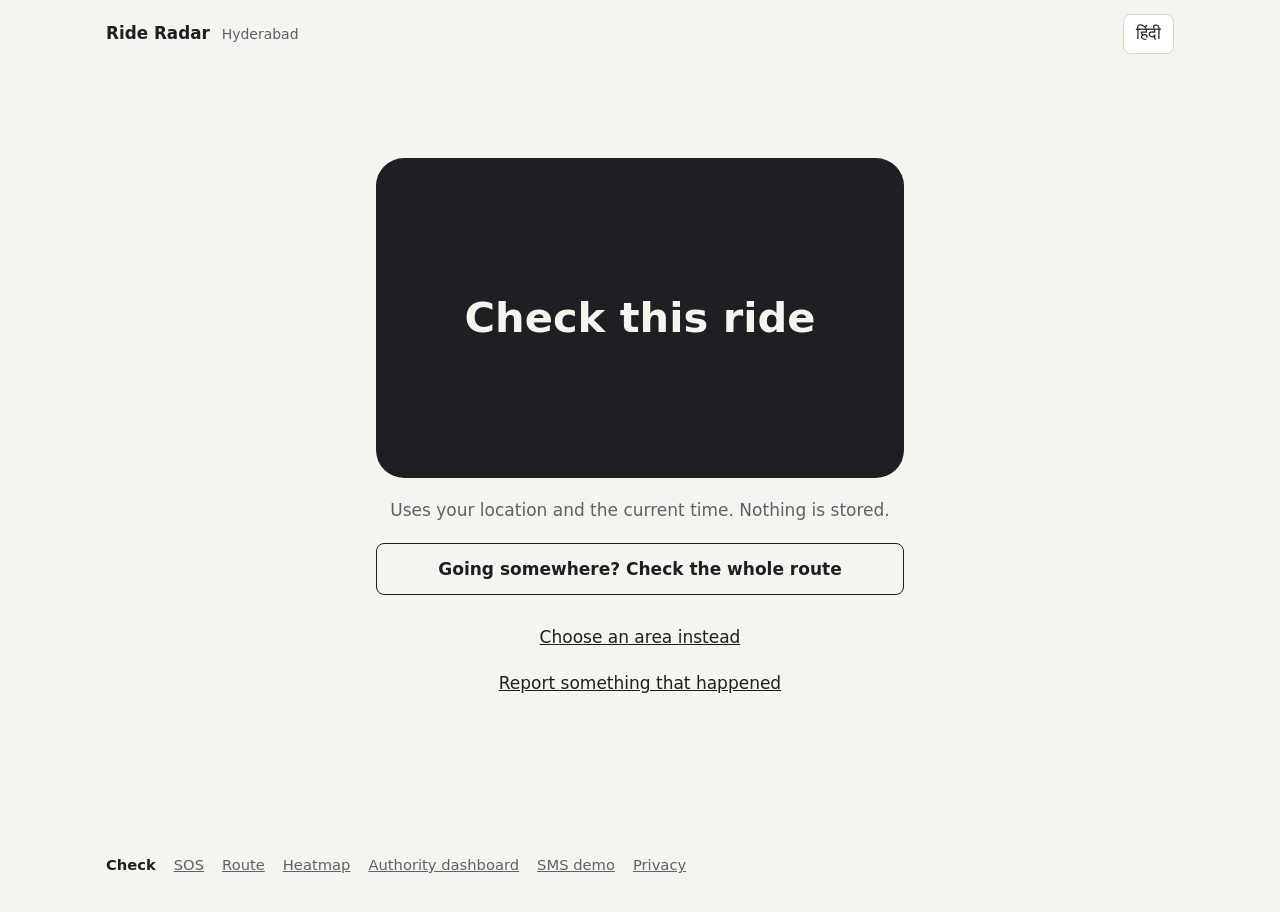
<file: static/index.html>
<!doctype html>
<html lang="en">
<head>
  <meta charset="utf-8">
  <meta name="viewport" content="width=device-width, initial-scale=1">
  <meta name="theme-color" content="#1d1f22">
  <meta name="description" content="One tap to see reported ride incidents near you, by area and time of day.">
  <title>Ride Radar</title>
  <link rel="manifest" href="/manifest.json">
  <link rel="icon" href="/static/icon.svg" type="image/svg+xml">
  <link rel="stylesheet" href="/static/style.css">
</head>
<body>
  <header class="topbar">
    <a class="brand" href="/">Ride Radar <small id="city-name">Hyderabad</small></a>
    <button class="lang" id="lang-toggle" type="button" aria-label="Switch language">हिंदी</button>
  </header>

  <main id="home" class="wrap home">
    <button class="check-btn" id="check-btn" type="button" data-i18n="check">Check this ride</button>
    <p class="hint" data-i18n="hint">Uses your location and the current time. Nothing is stored.</p>
    <p class="error" id="home-error" role="alert" hidden></p>
    <a class="btn secondary route-cta" href="/route" data-i18n="routeCta">Going somewhere? Check the whole route</a>
    <div class="home-links">
      <button class="linkish" id="pick-area" type="button" data-i18n="pickArea">Choose an area instead</button>
      <button class="linkish" id="open-report" type="button" data-i18n="reportOpen">Report something that happened</button>
    </div>

    <form class="fallback" id="fallback" hidden>
      <p class="notice" id="fallback-reason" data-i18n="gpsOff">Location is off or unavailable. Pick the area you are in.</p>
      <label><span data-i18n="area">Area</span>
        <select id="area-select" required></select>
      </label>
      <label><span data-i18n="time">Time</span>
        <select id="hour-select"></select>
      </label>
      <button class="btn" type="submit" data-i18n="checkArea">Check this area</button>
    </form>
  </main>

  <section id="result" class="result" hidden aria-live="polite">
    <div class="wrap">
      <p id="offline-note" class="notice" hidden></p>
      <p id="sample-badge" hidden><span class="sample-badge">SAMPLE DATA</span></p>
      <h1 class="level-word" id="level-word" tabindex="-1"></h1>
      <p class="level-label" id="level-label"></p>
      <p class="reason" id="reason"></p>
      <p class="meta" id="meta"></p>
      <p class="advice" id="advice" hidden></p>
      <ul class="options" id="options" hidden></ul>

      <div class="day" id="day" hidden>
        <h2 id="day-title" data-i18n="dayTitle">Same spot, every hour</h2>
        <div class="day-strip" id="day-strip" role="group" aria-labelledby="day-title"></div>
        <div class="day-axis" aria-hidden="true"><span>00</span><span>06</span><span>12</span><span>18</span><span>23</span></div>
      </div>

      <div class="actions">
        <button class="btn share-btn" id="share-btn" type="button" hidden data-i18n="share">Share my trip</button>
        <div class="share-box" id="share-box" hidden>
          <p class="notice" id="share-status" role="status"></p>
          <input id="share-url" readonly aria-label="Trip link">
          <button class="btn" id="share-send" type="button" data-i18n="sendLink">Send link</button>
          <button class="btn secondary" id="share-stop" type="button" data-i18n="stopShare">Stop sharing</button>
        </div>
        <div class="helplines" id="helplines" hidden>
          <h2 data-i18n="helpTitle">Need help now?</h2>
          <div class="helpline-list" id="helpline-list"></div>
        </div>
        <button class="btn secondary" id="again-btn" type="button" data-i18n="again">Check again</button>
      </div>

      <ul class="sources" id="sources"></ul>
      <p class="footnote" data-i18n="footnote">Based on reported incidents only. No reports does not guarantee safety.</p>
    </div>
  </section>

  <section id="report" class="wrap report" hidden>
    <h1 class="page-title" data-i18n="reportTitle" tabindex="-1" id="report-title">Report something that happened</h1>
    <p class="notice" data-i18n="reportIntro">Anonymous. We keep only the area (about 100 m), the hour and the type. No names, no text, no phone number.</p>
    <form id="report-form" class="fallback">
      <fieldset class="choices">
        <legend data-i18n="reportWhat">What happened?</legend>
        <label><input type="radio" name="category" value="harassment" required> <span data-i18n="cat_harassment">Harassment or lewd remarks</span></label>
        <label><input type="radio" name="category" value="stalking"> <span data-i18n="cat_stalking">I was followed</span></label>
        <label><input type="radio" name="category" value="fare_dispute_threat"> <span data-i18n="cat_fare_dispute_threat">Threatened over the fare</span></label>
        <label><input type="radio" name="category" value="assault"> <span data-i18n="cat_assault">Physical assault</span></label>
        <label><input type="radio" name="category" value="other"> <span data-i18n="cat_other">Something else felt unsafe</span></label>
      </fieldset>
      <label><span data-i18n="reportWhere">Where?</span>
        <select id="report-where" required></select>
      </label>
      <label><span data-i18n="time">Time</span>
        <select id="report-hour"></select>
      </label>
      <button class="btn" type="submit" data-i18n="reportSend">Send report</button>
      <button class="btn secondary" type="button" id="report-cancel" data-i18n="cancel">Cancel</button>
      <p class="notice" id="report-status" role="status"></p>
    </form>
  </section>

  <nav class="sitenav" aria-label="Pages">
    <a href="/" aria-current="page">Check</a>
    <a href="/sos">SOS</a>
    <a href="/route">Route</a>
    <a href="/heatmap">Heatmap</a>
    <a href="/dashboard">Authority dashboard</a>
    <a href="/sim-sms">SMS demo</a>
    <a href="/privacy">Privacy</a>
  </nav>
  <script src="/static/app.js"></script>
</body>
</html>
</file>
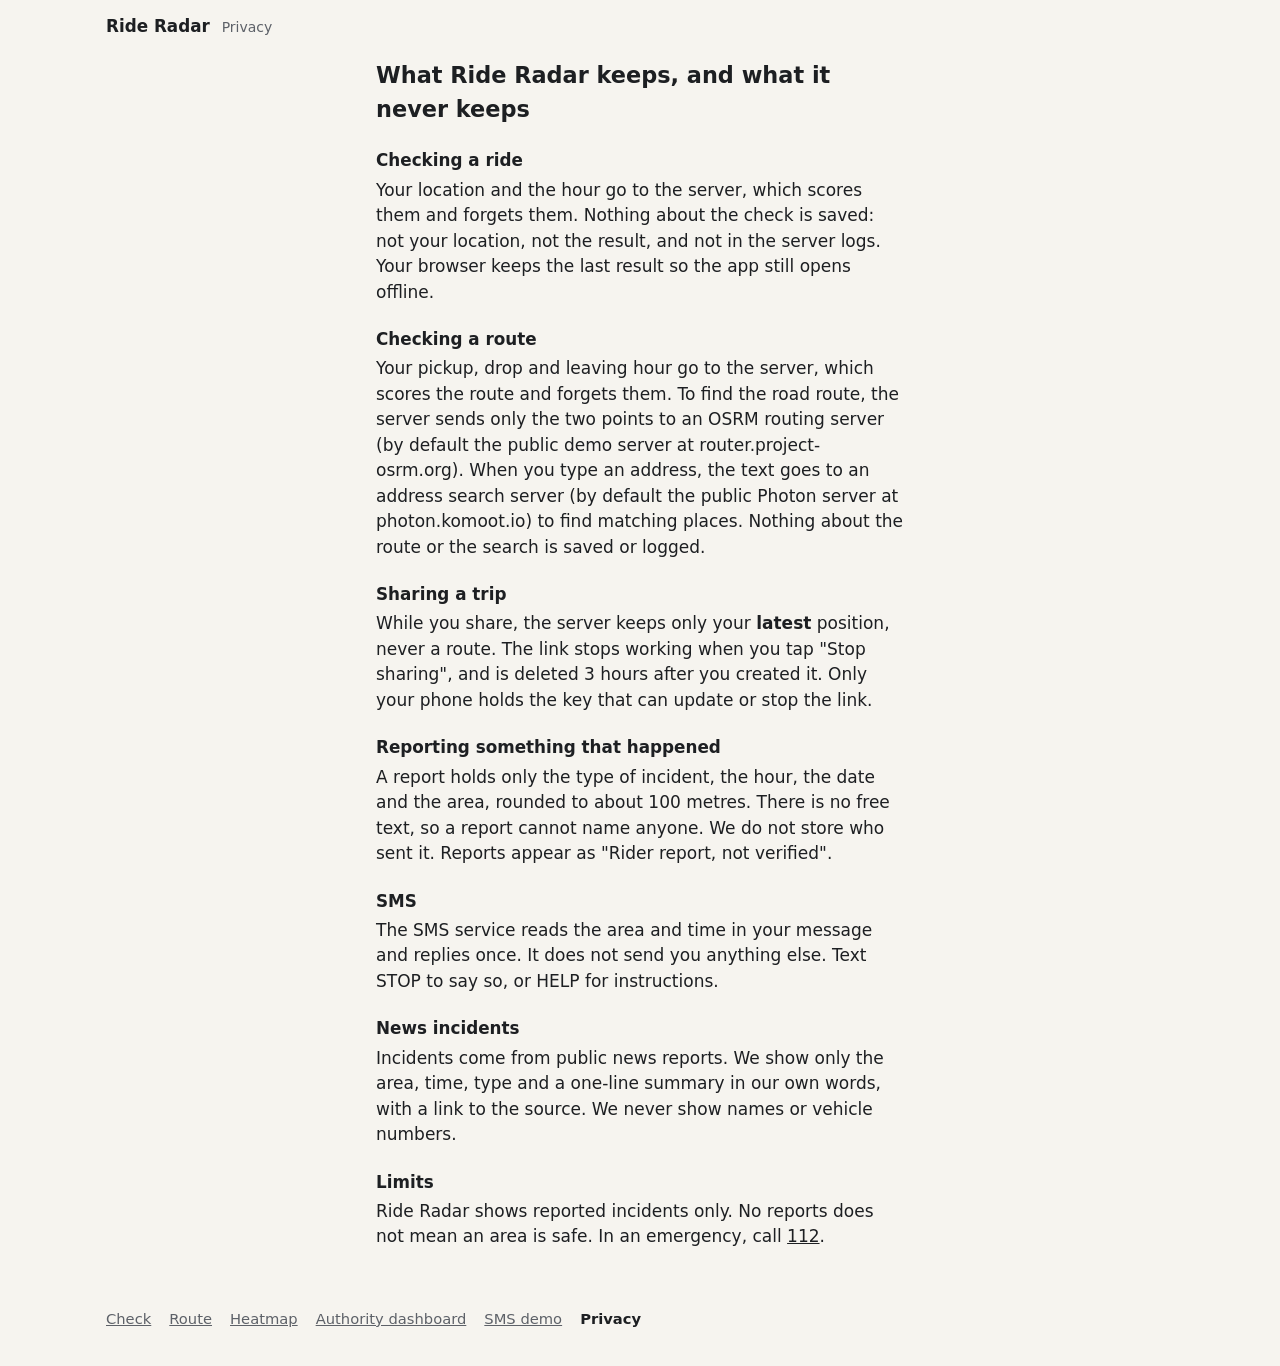
<file: static/privacy.html>
<!doctype html>
<html lang="en">
<head>
  <meta charset="utf-8">
  <meta name="viewport" content="width=device-width, initial-scale=1">
  <title>Ride Radar Privacy</title>
  <link rel="icon" href="/static/icon.svg" type="image/svg+xml">
  <link rel="stylesheet" href="/static/style.css">
</head>
<body>
  <header class="topbar">
    <a class="brand" href="/">Ride Radar <small>Privacy</small></a>
  </header>
  <main class="wrap prose">
    <h1 class="page-title">What Ride Radar keeps, and what it never keeps</h1>

    <h2>Checking a ride</h2>
    <p>Your location and the hour go to the server, which scores them and forgets them. Nothing about the check is saved: not your location, not the result, and not in the server logs. Your browser keeps the last result so the app still opens offline.</p>
    <h2>Checking a route</h2>
    <p>Your pickup, drop and leaving hour go to the server, which scores the route and forgets them. To find the road route, the server sends only the two points to an OSRM routing server (by default the public demo server at router.project-osrm.org). When you type an address, the text goes to an address search server (by default the public Photon server at photon.komoot.io) to find matching places. Nothing about the route or the search is saved or logged.</p>


    <h2>Sharing a trip</h2>
    <p>While you share, the server keeps only your <strong>latest</strong> position, never a route. The link stops working when you tap "Stop sharing", and is deleted 3 hours after you created it. Only your phone holds the key that can update or stop the link.</p>

    <h2>Reporting something that happened</h2>
    <p>A report holds only the type of incident, the hour, the date and the area, rounded to about 100 metres. There is no free text, so a report cannot name anyone. We do not store who sent it. Reports appear as "Rider report, not verified".</p>

    <h2>SMS</h2>
    <p>The SMS service reads the area and time in your message and replies once. It does not send you anything else. Text STOP to say so, or HELP for instructions.</p>

    <h2>News incidents</h2>
    <p>Incidents come from public news reports. We show only the area, time, type and a one-line summary in our own words, with a link to the source. We never show names or vehicle numbers.</p>

    <h2>Limits</h2>
    <p>Ride Radar shows reported incidents only. No reports does not mean an area is safe. In an emergency, call <a href="tel:112">112</a>.</p>
  </main>
  <nav class="sitenav" aria-label="Pages">
    <a href="/">Check</a>
    <a href="/route">Route</a>
    <a href="/heatmap">Heatmap</a>
    <a href="/dashboard">Authority dashboard</a>
    <a href="/sim-sms">SMS demo</a>
    <a href="/privacy" aria-current="page">Privacy</a>
  </nav>
</body>
</html>
</file>
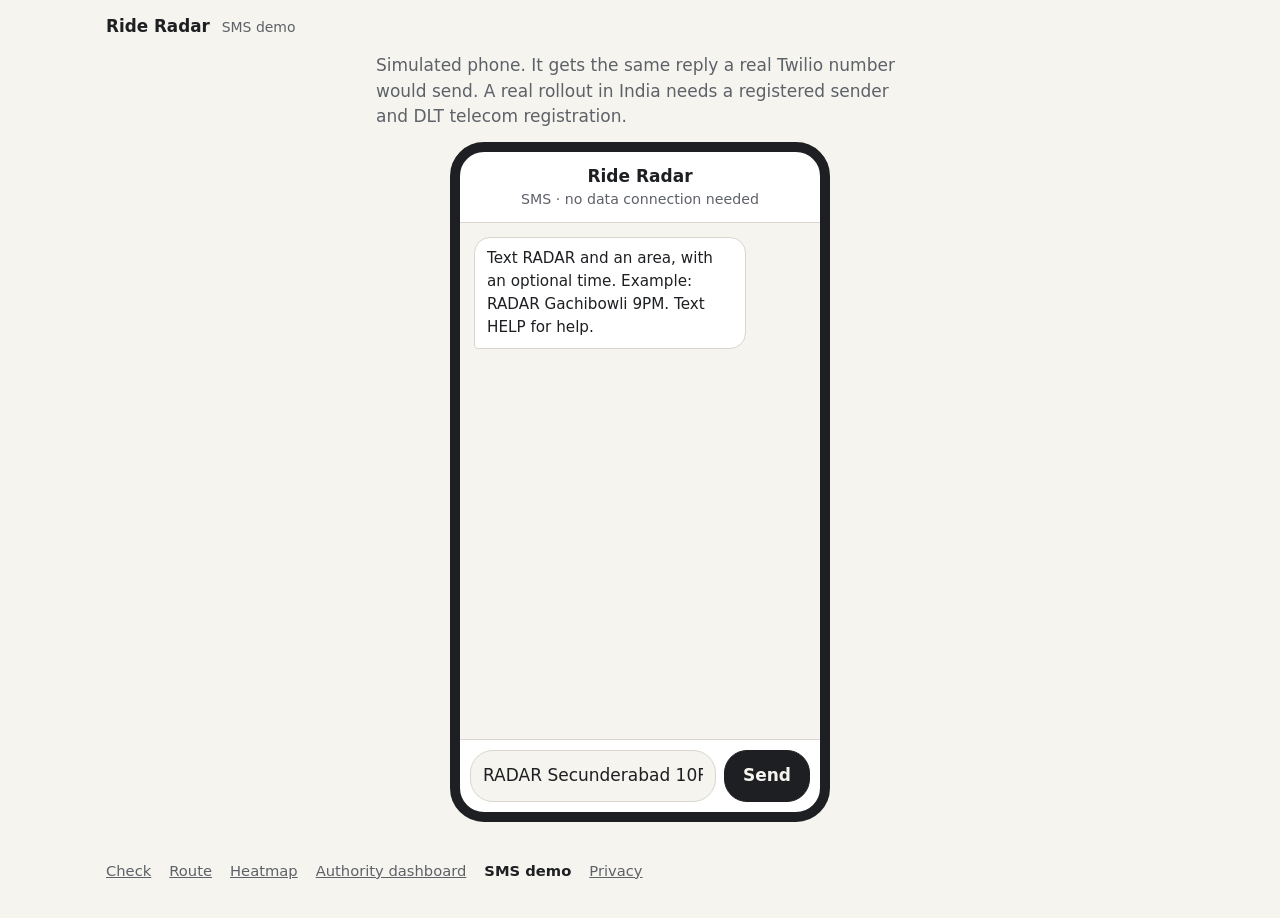
<file: static/sim-sms.html>
<!doctype html>
<html lang="en">
<head>
  <meta charset="utf-8">
  <meta name="viewport" content="width=device-width, initial-scale=1">
  <title>Ride Radar SMS Demo</title>
  <link rel="icon" href="/static/icon.svg" type="image/svg+xml">
  <link rel="stylesheet" href="/static/style.css">
</head>
<body>
  <header class="topbar">
    <a class="brand" href="/">Ride Radar <small>SMS demo</small></a>
  </header>
  <main class="wrap">
    <p class="notice">Simulated phone. It gets the same reply a real Twilio number would send.
      A real rollout in India needs a registered sender and DLT telecom registration.</p>
    <div class="phone">
      <div class="phone-head">Ride Radar<small>SMS · no data connection needed</small></div>
      <div class="thread" id="thread" aria-live="polite">
        <div class="bubble in">Text RADAR and an area, with an optional time. Example: RADAR Gachibowli 9PM. Text HELP for help.</div>
      </div>
      <form class="composer" id="composer">
        <input id="msg" autocomplete="off" maxlength="320" value="RADAR Secunderabad 10PM" aria-label="Message">
        <button class="btn" type="submit">Send</button>
      </form>
    </div>
  </main>
  <nav class="sitenav" aria-label="Pages">
    <a href="/">Check</a>
    <a href="/route">Route</a>
    <a href="/heatmap">Heatmap</a>
    <a href="/dashboard">Authority dashboard</a>
    <a href="/sim-sms" aria-current="page">SMS demo</a>
    <a href="/privacy">Privacy</a>
  </nav>
  <script src="/static/sim-sms.js"></script>
</body>
</html>
</file>
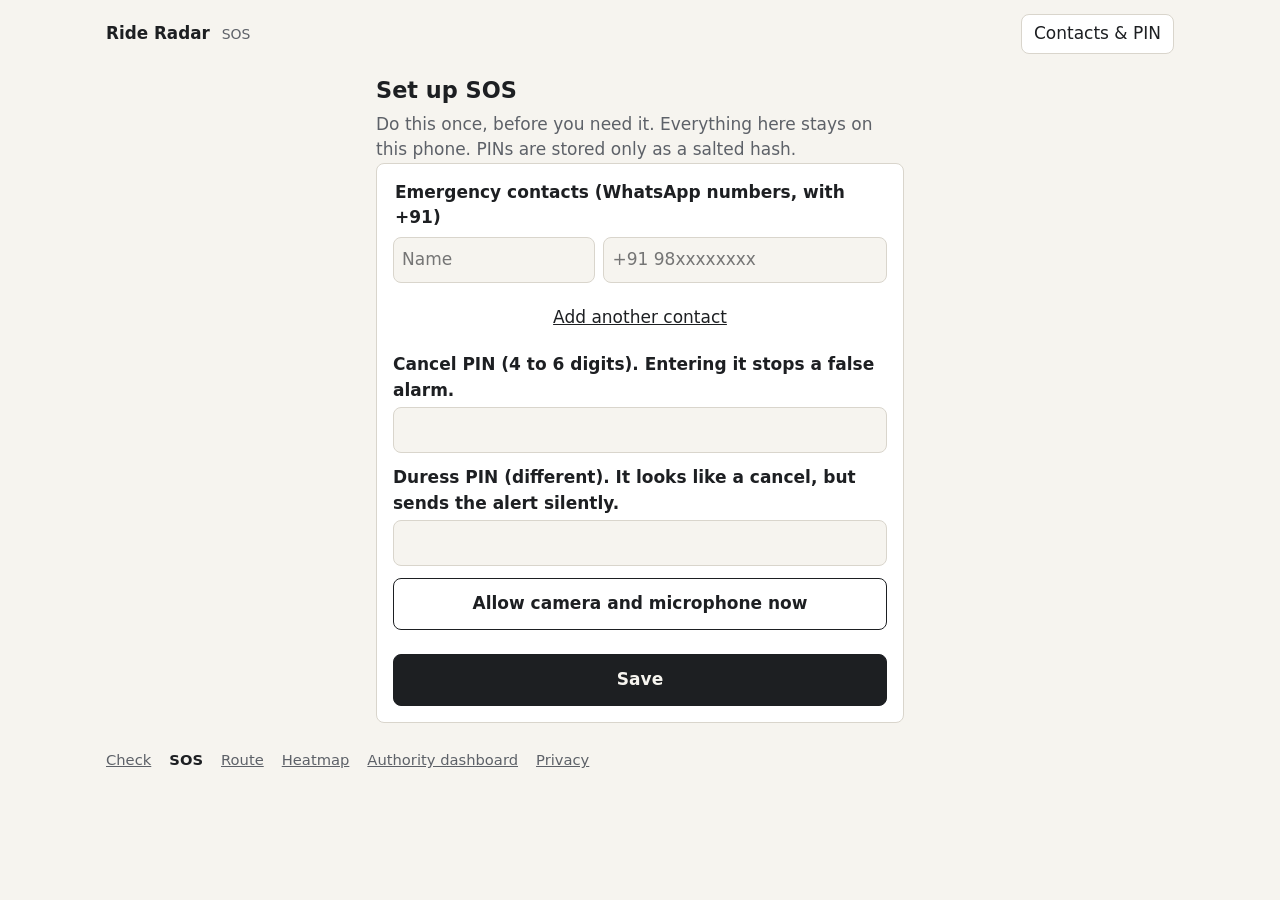
<file: static/sos.html>
<!doctype html>
<html lang="en">
<head>
  <meta charset="utf-8">
  <meta name="viewport" content="width=device-width, initial-scale=1, user-scalable=no">
  <meta name="theme-color" content="#a3161c">
  <title>Ride Radar SOS</title>
  <link rel="icon" href="/static/icon.svg" type="image/svg+xml">
  <link rel="stylesheet" href="/static/style.css">
</head>
<body>
  <header class="topbar">
    <a class="brand" href="/">Ride Radar <small>SOS</small></a>
    <button class="lang" id="edit-setup" type="button">Contacts &amp; PIN</button>
  </header>

  <!-- 1. one-time setup -->
  <section id="setup" class="wrap sos-pane" hidden>
    <h1 class="page-title">Set up SOS</h1>
    <p class="notice">Do this once, before you need it. Everything here stays on this phone. PINs are stored only as a salted hash.</p>
    <form id="setup-form" class="fallback">
      <fieldset class="choices" id="contacts">
        <legend>Emergency contacts (WhatsApp numbers, with +91)</legend>
      </fieldset>
      <button class="linkish" type="button" id="add-contact">Add another contact</button>
      <label>Cancel PIN (4 to 6 digits). Entering it stops a false alarm.
        <input id="pin" type="password" inputmode="numeric" pattern="[0-9]{4,6}" autocomplete="new-password" required>
      </label>
      <label>Duress PIN (different). It looks like a cancel, but sends the alert silently.
        <input id="duress" type="password" inputmode="numeric" pattern="[0-9]{4,6}" autocomplete="new-password" required>
      </label>
      <button class="btn secondary" type="button" id="test-camera">Allow camera and microphone now</button>
      <p class="notice" id="camera-status"></p>
      <button class="btn" type="submit">Save</button>
      <p class="error" id="setup-error" role="alert" hidden></p>
    </form>
  </section>

  <!-- 2. hold to record -->
  <section id="ready" class="wrap sos-pane home" hidden>
    <button class="sos-btn" id="hold" type="button" aria-describedby="hold-hint">Hold to record</button>
    <p class="hint" id="hold-hint">Press and hold. Video and location go to the server while you hold.
      Let go to lock it: the alert sends in 10 seconds unless you enter your PIN.</p>
    <p class="error" id="ready-error" role="alert" hidden></p>
    <a class="btn secondary" href="tel:112">Call 112 now</a>
  </section>

  <!-- 3. locked: countdown + keypad -->
  <section id="locked" class="wrap sos-pane" hidden>
    <h1 class="level-word sos-count" id="count" role="timer">10</h1>
    <p class="level-label">Recording locked. Sending alert…</p>
    <p class="notice" id="pin-msg">Enter your PIN to cancel a false alarm.</p>
    <div class="pin-dots" id="pin-dots" aria-live="polite"></div>
    <div class="keypad" id="keypad"></div>
    <button class="btn share-btn" type="button" id="send-now">Send now</button>
  </section>

  <!-- 4. outcome -->
  <section id="done" class="wrap sos-pane" hidden>
    <h1 class="page-title" id="done-title" tabindex="-1"></h1>
    <p class="notice" id="done-msg"></p>
    <div id="sent-actions" hidden>
      <a class="btn share-btn" href="tel:112">Call 112</a>
      <div class="helplines">
        <h2 id="wa-title">Tell your contacts on WhatsApp</h2>
        <div class="helpline-list" id="wa-links"></div>
      </div>
      <p class="notice">Your live location keeps updating on the alert page while this screen stays open.</p>
    </div>
    <button class="btn secondary" type="button" id="done-back">Back</button>
  </section>

  <nav class="sitenav" aria-label="Pages">
    <a href="/">Check</a>
    <a href="/sos" aria-current="page">SOS</a>
    <a href="/route">Route</a>
    <a href="/heatmap">Heatmap</a>
    <a href="/dashboard">Authority dashboard</a>
    <a href="/privacy">Privacy</a>
  </nav>
  <script src="/static/sos.js"></script>
</body>
</html>
</file>
<file: static/style.css>
/* Ride Radar. System fonts on purpose: no font download on slow networks or low-end phones.
   Neutral paper/ink base; the only strong colours are the three risk levels, so the result is the accent. */
:root {
  --paper: #f6f4ef;
  --surface: #ffffff;
  --ink: #1d1f22;
  --muted: #5d6168;
  --line: #d9d5cc;
  --focus: #1d4ed8;
  --green: #17663a;
  --green-bg: #e3f1e8;
  --amber: #8a5300;
  --amber-bg: #fbecd2;
  --red: #a3161c;
  --red-bg: #f9dfdf;
  --grey-bg: #e8e6e1;
  --sample: #6b3fa0;
  --radius: 8px;
  --gutter: 16px;
  color-scheme: light;
}
@media (prefers-color-scheme: dark) {
  :root:not([data-theme="light"]) {
    --paper: #131416;
    --surface: #1c1e21;
    --ink: #eceae5;
    --muted: #a3a6ac;
    --line: #34373c;
    --focus: #8fb0ff;
    --green: #6fd49a;
    --green-bg: #12301f;
    --amber: #f2b552;
    --amber-bg: #36270c;
    --red: #ff8b8b;
    --red-bg: #3a1416;
    --grey-bg: #26282b;
    --sample: #c5a3f0;
    color-scheme: dark;
  }
}

* { box-sizing: border-box; }
html, body { margin: 0; }
body {
  background: var(--paper);
  color: var(--ink);
  font: 17px/1.5 system-ui, -apple-system, "Segoe UI", Roboto, "Noto Sans", "Noto Sans Devanagari", sans-serif;
  -webkit-text-size-adjust: 100%;
}
a { color: inherit; }
:focus-visible { outline: 3px solid var(--focus); outline-offset: 2px; }
button, select, input { font: inherit; color: inherit; }

.wrap { max-width: 560px; margin: 0 auto; padding: 0 var(--gutter); }
.wide { max-width: 1100px; }

.topbar {
  display: flex; align-items: center; justify-content: space-between; gap: 12px;
  padding: 14px var(--gutter); max-width: 1100px; margin: 0 auto;
}
.brand { font-weight: 700; font-size: 1.05rem; text-decoration: none; }
.brand small { font-weight: 400; color: var(--muted); margin-left: 6px; }

.lang {
  border: 1px solid var(--line); background: var(--surface); border-radius: var(--radius);
  padding: 6px 12px; min-height: 40px; cursor: pointer;
}

.sample-badge {
  display: inline-block; border: 1.5px solid var(--sample); color: var(--sample);
  font-size: 0.78rem; font-weight: 700; padding: 2px 8px; border-radius: 4px; letter-spacing: 0.02em;
}

/* ---------- one-tap screen ---------- */
.home { min-height: calc(100vh - 140px); display: flex; flex-direction: column; justify-content: center; gap: 20px; padding-bottom: 32px; }
.check-btn {
  display: block; width: 100%; min-height: 46vh; max-height: 420px;
  border: 0; border-radius: 28px; cursor: pointer;
  background: var(--ink); color: var(--paper);
  font-size: clamp(1.9rem, 9vw, 2.6rem); font-weight: 700; line-height: 1.15;
  padding: 24px;
}
.check-btn:active { transform: scale(0.99); }
.check-btn[disabled] { opacity: 0.75; cursor: progress; }
.hint { color: var(--muted); margin: 0; text-align: center; }
.linkish { background: none; border: 0; padding: 10px 4px; text-decoration: underline; cursor: pointer; color: var(--ink); min-height: 44px; }

.fallback { background: var(--surface); border: 1px solid var(--line); border-radius: var(--radius); padding: 16px; display: grid; gap: 12px; }
.fallback label { display: grid; gap: 4px; font-weight: 600; }
.fallback select { min-height: 48px; padding: 8px; border: 1px solid var(--line); border-radius: var(--radius); background: var(--paper); }
.btn {
  min-height: 52px; padding: 12px 18px; border-radius: var(--radius); cursor: pointer;
  border: 1.5px solid var(--ink); background: var(--ink); color: var(--paper); font-weight: 650;
}
.btn.secondary { background: transparent; color: var(--ink); }
.notice { margin: 0; color: var(--muted); }
.error { color: var(--red); font-weight: 600; }

/* ---------- result ---------- */
.result { min-height: 100vh; padding: 20px 0 32px; }
.result[data-level="green"] { background: var(--green-bg); --level: var(--green); }
.result[data-level="amber"] { background: var(--amber-bg); --level: var(--amber); }
.result[data-level="red"] { background: var(--red-bg); --level: var(--red); }
.result[data-level="not_covered"] { background: var(--grey-bg); --level: var(--muted); }
.level-word { font-size: clamp(2.6rem, 14vw, 4rem); font-weight: 800; color: var(--level); margin: 8px 0 0; line-height: 1; }
.level-label { font-size: 1.4rem; font-weight: 700; margin: 10px 0 4px; }
.reason { font-size: 1.15rem; margin: 0 0 12px; }
.meta { color: var(--muted); margin: 0 0 16px; font-size: 0.95rem; }
.advice { border-top: 2px solid var(--level); padding-top: 12px; font-weight: 600; margin: 16px 0; }
.options { margin: 0 0 16px; padding: 0 0 0 18px; display: grid; gap: 4px; }
.options .linkish { padding: 6px 2px; min-height: 0; font-weight: 650; }
.day h2 { font-size: 1rem; margin: 20px 0 8px; }
.day-strip { display: grid; grid-template-columns: repeat(24, 1fr); gap: 2px; }
.day-cell { height: 40px; border: 0; padding: 0; border-radius: 2px; cursor: pointer; background: var(--grey-bg); }
.day-cell[data-level="green"] { background: var(--green); opacity: 0.55; }
.day-cell[data-level="amber"] { background: var(--amber); opacity: 0.75; }
.day-cell[data-level="red"] { background: var(--red); }
.day-cell[aria-current="true"] { opacity: 1; outline: 2px solid var(--ink); outline-offset: 1px; height: 48px; margin-top: -4px; }
.day-axis { display: flex; justify-content: space-between; color: var(--muted); font-size: 0.8rem; font-variant-numeric: tabular-nums; margin-top: 4px; }
.actions { display: grid; gap: 10px; margin: 18px 0; }
.share-btn { background: var(--red); border-color: var(--red); color: #fff; font-size: 1.15rem; min-height: 60px; }
.share-box { background: var(--surface); border: 1px solid var(--line); border-radius: var(--radius); padding: 14px; display: grid; gap: 10px; }
.share-box input { width: 100%; padding: 10px; border: 1px solid var(--line); border-radius: var(--radius); background: var(--paper); }

.sources { margin: 22px 0 0; padding: 0; list-style: none; border-top: 1px solid var(--line); }
.sources h2 { font-size: 1rem; margin: 14px 0 6px; }
.sources li { padding: 12px 0; border-bottom: 1px solid var(--line); font-size: 0.95rem; }
.sources .src-meta { color: var(--muted); font-size: 0.85rem; display: block; margin-top: 4px; }
.footnote { color: var(--muted); font-size: 0.88rem; margin-top: 22px; }

.sitenav { display: flex; flex-wrap: wrap; gap: 4px 18px; padding: 18px var(--gutter) 28px; max-width: 1100px; margin: 0 auto; font-size: 0.92rem; color: var(--muted); }
.sitenav a { padding: 8px 0; }
.sitenav a[aria-current="page"] { color: var(--ink); font-weight: 650; text-decoration: none; }

/* ---------- map pages ---------- */
.map { height: 62vh; min-height: 320px; border: 1px solid var(--line); border-radius: var(--radius); }
.map-tall { height: 70vh; }
.controls { display: grid; gap: 8px; margin: 12px 0; }
.controls .row { display: flex; align-items: center; gap: 12px; flex-wrap: wrap; }
.controls input[type="range"] { flex: 1; min-width: 200px; height: 44px; accent-color: var(--ink); }
.hour-readout { font-variant-numeric: tabular-nums; font-weight: 700; min-width: 7ch; }
h1.page-title { font-size: 1.4rem; margin: 6px 0 4px; }
.leaflet-popup-content { font-size: 0.92rem; }

/* ---------- dashboard ---------- */
.gov-head { background: #1f2a44; color: #f2f3f5; }
.gov-head .topbar { padding-top: 12px; padding-bottom: 12px; }
.gov-head .brand small { color: #c3c9d6; }
.table-wrap { overflow-x: auto; border: 1px solid var(--line); border-radius: var(--radius); background: var(--surface); }
table { border-collapse: collapse; width: 100%; font-size: 0.95rem; }
th, td { padding: 10px 12px; text-align: left; border-bottom: 1px solid var(--line); white-space: nowrap; }
th { font-size: 0.82rem; color: var(--muted); font-weight: 650; background: var(--paper); }
td.num { text-align: right; font-variant-numeric: tabular-nums; }
th.num { text-align: right; }
.weeks-high { color: var(--red); font-weight: 700; }
.resolved { color: var(--green); font-weight: 600; }
td .btn { min-height: 40px; padding: 6px 12px; font-size: 0.9rem; }

/* ---------- simulated phone ---------- */
.phone { max-width: 380px; margin: 12px auto; border: 10px solid var(--ink); border-radius: 34px; background: var(--surface); overflow: hidden; display: flex; flex-direction: column; height: min(680px, 78vh); }
.phone-head { padding: 12px 16px; border-bottom: 1px solid var(--line); font-weight: 650; text-align: center; }
.phone-head small { display: block; font-weight: 400; color: var(--muted); }
.thread { flex: 1; overflow-y: auto; padding: 14px; display: flex; flex-direction: column; gap: 8px; background: var(--paper); }
.bubble { max-width: 82%; padding: 9px 12px; border-radius: 16px; font-size: 0.95rem; }
.bubble.out { align-self: flex-end; background: var(--ink); color: var(--paper); border-bottom-right-radius: 4px; }
.bubble.in { align-self: flex-start; background: var(--surface); border: 1px solid var(--line); border-bottom-left-radius: 4px; }
.bubble small { display: block; opacity: 0.7; font-size: 0.75rem; margin-top: 3px; }
.composer { display: flex; gap: 8px; padding: 10px; border-top: 1px solid var(--line); }
.composer input { flex: 1; min-height: 46px; padding: 8px 12px; border: 1px solid var(--line); border-radius: 23px; background: var(--paper); }
.composer .btn { border-radius: 23px; min-height: 46px; }

[hidden] { display: none !important; }

@media (min-width: 720px) {
  .check-btn { min-height: 320px; }
}
@media (prefers-reduced-motion: reduce) {
  * { transition: none !important; }
}

/* ---------- added in 1.1 ---------- */
.home-links { display: flex; flex-direction: column; align-items: center; gap: 0; }
.helplines { background: var(--surface); border: 1px solid var(--line); border-radius: var(--radius); padding: 14px; }
.helplines h2 { font-size: 1.05rem; margin: 0 0 10px; }
.helpline-list { display: grid; gap: 8px; }
a.btn { display: flex; align-items: center; justify-content: center; text-decoration: none; text-align: center; }
.btn.helpline.primary { background: var(--red); border-color: var(--red); color: #fff; font-size: 1.1rem; }
.report { padding-top: 8px; padding-bottom: 32px; }
.choices { border: 0; padding: 0; margin: 0; display: grid; gap: 6px; }
.choices legend { font-weight: 600; margin-bottom: 6px; }
.choices label { display: flex; align-items: center; gap: 10px; min-height: 48px; padding: 6px 12px;
  border: 1px solid var(--line); border-radius: var(--radius); background: var(--paper); font-weight: 400; }
.choices input { width: 20px; height: 20px; accent-color: var(--ink); }
.stale { background: var(--amber-bg); color: var(--ink); border-left: 4px solid var(--amber); padding: 10px 12px; font-weight: 600; }
.token-form { display: flex; flex-wrap: wrap; gap: 8px; align-items: center; margin: 12px 0; }
.token-form input { min-height: 44px; padding: 8px; border: 1px solid var(--line); border-radius: var(--radius); background: var(--surface); }
.gov-head .brand { color: inherit; }
.gov-date { font-size: 0.9rem; }
.prose { padding-bottom: 24px; }
.prose h2 { font-size: 1.05rem; margin: 22px 0 4px; }
.prose p { margin: 0 0 8px; }
.controls label { display: inline-flex; align-items: center; gap: 6px; min-height: 44px; }

/* ---------- SOS ---------- */
.sos-btn { display: block; width: 100%; min-height: 50vh; border: 0; border-radius: 50%; aspect-ratio: 1; max-width: 360px;
  margin: 0 auto; background: var(--red); color: #fff; font-size: 1.8rem; font-weight: 800; cursor: pointer;
  touch-action: none; user-select: none; -webkit-user-select: none; -webkit-touch-callout: none; }
.sos-btn.recording { outline: 8px solid var(--red-bg); background: #6e0d12; }
.sos-count { text-align: center; color: var(--red); font-size: 5rem; }
.pin-dots { text-align: center; font-size: 1.6rem; letter-spacing: 0.4em; min-height: 2.2rem; }
.keypad { display: grid; grid-template-columns: repeat(3, 1fr); gap: 10px; margin: 12px 0 18px; }
.key { min-height: 64px; font-size: 1.5rem; border: 1px solid var(--line); border-radius: var(--radius); background: var(--surface); cursor: pointer; }
.contact-row { display: grid; grid-template-columns: 1fr 1.4fr; gap: 8px; }
.contact-row input, .fallback input[type=password] { min-height: 46px; padding: 8px; border: 1px solid var(--line); border-radius: var(--radius); background: var(--paper); width: 100%; }
.alert-card { background: var(--surface); border: 1px solid var(--line); border-radius: var(--radius); padding: 12px 14px; margin: 10px 0; }
.alert-card.urgent { border: 2px solid var(--red); }
.alert-card h2 { font-size: 1rem; margin: 0 0 6px; }
video { width: 100%; max-height: 60vh; background: #000; border-radius: var(--radius); }

/* ---------- route ---------- */
.route-form { display: grid; gap: 10px; grid-template-columns: 1fr 1fr; margin: 12px 0 6px; }
.route-form label { display: grid; gap: 4px; font-weight: 600; }
.route-form label:nth-child(3) { grid-column: 1; }
.route-form .btn { grid-column: 2; align-self: end; }
.route-form select { min-height: 48px; padding: 8px; border: 1px solid var(--line); border-radius: var(--radius); background: var(--surface); color: var(--ink); width: 100%; }
.place { position: relative; display: grid; gap: 4px; }
.place label { font-weight: 600; }
.place input { min-height: 48px; padding: 8px 10px; border: 1px solid var(--line); border-radius: var(--radius); background: var(--surface); color: var(--ink); width: 100%; font: inherit; }
.suggest { position: absolute; top: 100%; left: 0; right: 0; z-index: 1000; margin: 2px 0 0; padding: 4px 0; list-style: none;
  background: var(--surface); border: 1px solid var(--line); border-radius: var(--radius); box-shadow: 0 6px 18px rgba(0, 0, 0, 0.18); max-height: 300px; overflow-y: auto; }
.suggest li { display: flex; justify-content: space-between; gap: 10px; align-items: baseline; padding: 11px 12px; cursor: pointer; min-height: 44px; }
.suggest li small { color: var(--muted); flex: none; font-size: 0.8rem; }
.suggest li[aria-selected="true"], .suggest li:hover { background: var(--grey-bg); }
.route-map { height: 46vh; min-height: 280px; margin-top: 8px; }
.route-result { margin-top: 16px; padding: 16px; border-radius: var(--radius); background: var(--grey-bg); }
.route-result[data-level="green"] { background: var(--green-bg); --level: var(--green); }
.route-result[data-level="amber"] { background: var(--amber-bg); --level: var(--amber); }
.route-result[data-level="red"] { background: var(--red-bg); --level: var(--red); }
.route-result .level-word { margin-top: 0; }
.hotspots { margin: 0 0 12px; padding-left: 22px; display: grid; gap: 6px; }
.hotspots li[data-level="red"] strong { color: var(--red); }
.hotspots li[data-level="amber"] strong { color: var(--amber); }
@media (max-width: 520px) {
  .route-form { grid-template-columns: 1fr; }
  .route-form label:nth-child(3), .route-form .btn { grid-column: 1; }
}

/* ---------- dashboard review panel ---------- */
.dash-grid { display: grid; gap: 16px; }
.dash-main { max-width: 1480px; }
@media (min-width: 1180px) {
  .dash-grid { grid-template-columns: minmax(0, 1fr) 420px; align-items: start; }
  .area-panel { position: sticky; top: 12px; max-height: calc(100vh - 24px); overflow-y: auto; }
}
tr.row-pick { cursor: pointer; }
tr.row-pick:hover td { background: var(--paper); }
tr.row-pick[aria-current="true"] td { background: var(--grey-bg); }
tr.row-pick[aria-current="true"] td:nth-child(2) { font-weight: 700; }
.area-panel { background: var(--surface); border: 1px solid var(--line); border-radius: var(--radius); padding: 16px; outline: none; }
.panel-title { font-size: 1.35rem; margin: 0 0 4px; }
.panel-status { margin: 0 0 12px; color: var(--muted); }
.panel-status.open { color: var(--red); font-weight: 650; }
.panel-links { display: flex; flex-wrap: wrap; align-items: center; gap: 4px 14px; margin-bottom: 12px; }
.panel-links .btn { min-height: 44px; display: inline-flex; align-items: center; text-decoration: none; }
.panel-map { height: 220px; border: 1px solid var(--line); border-radius: var(--radius); }
.area-panel h3 { font-size: 0.95rem; margin: 18px 0 8px; }
.hour-bars { display: grid; grid-template-columns: repeat(24, 1fr); gap: 2px; align-items: end; height: 62px; border-bottom: 1px solid var(--line); }
.hour-bars span { background: var(--muted); opacity: 0.45; border-radius: 1px 1px 0 0; }
.hour-bars span.peak { background: var(--red); opacity: 1; }
.cat-list { list-style: none; margin: 0 0 8px; padding: 0; }
.cat-list li { display: flex; justify-content: space-between; padding: 6px 0; border-bottom: 1px solid var(--line); }
.resolve-form { display: grid; gap: 6px; margin-top: 18px; padding-top: 4px; border-top: 2px solid var(--ink); }
.resolve-form h3 { margin-top: 12px; }
.resolve-form label { font-weight: 600; font-size: 0.92rem; }
.resolve-form select, .resolve-form textarea { min-height: 46px; padding: 8px; border: 1px solid var(--line); border-radius: var(--radius); background: var(--paper); color: var(--ink); font: inherit; width: 100%; }
.resolve-form .btn { margin-top: 6px; }
</file>
